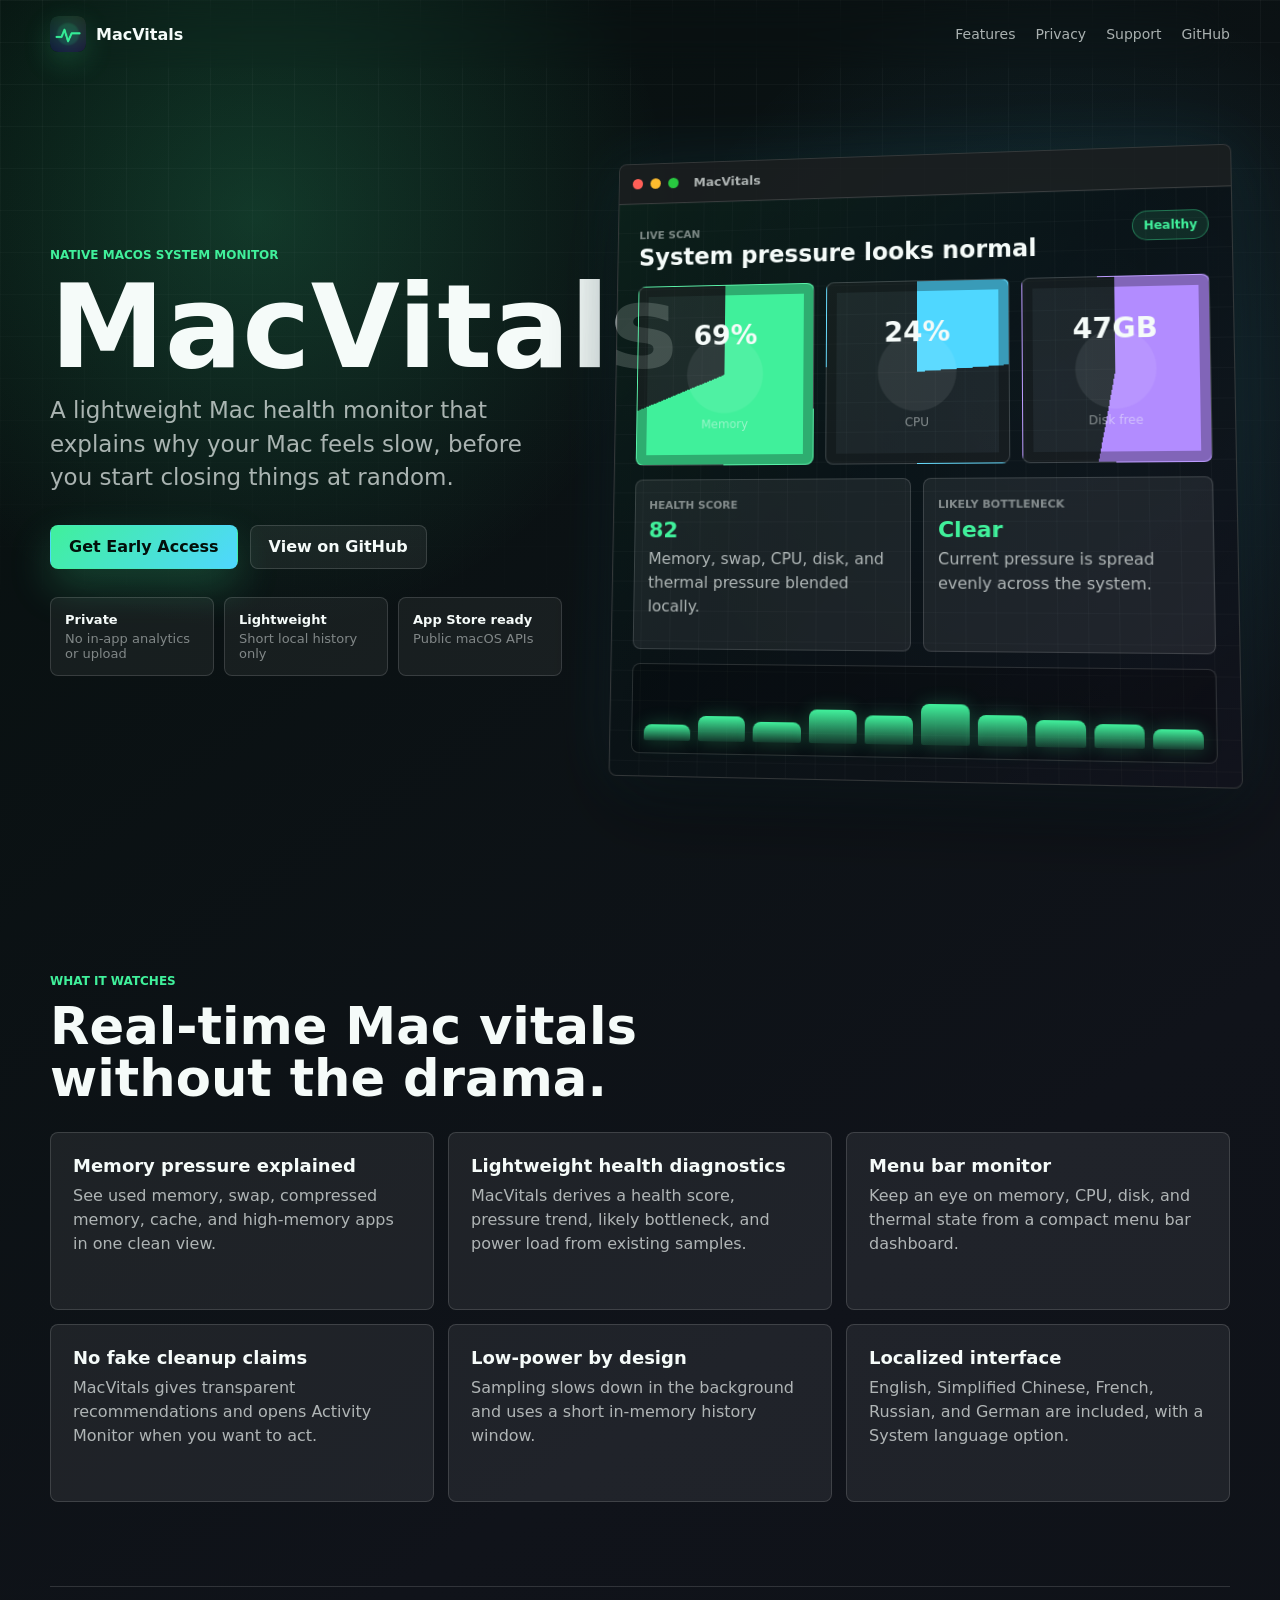
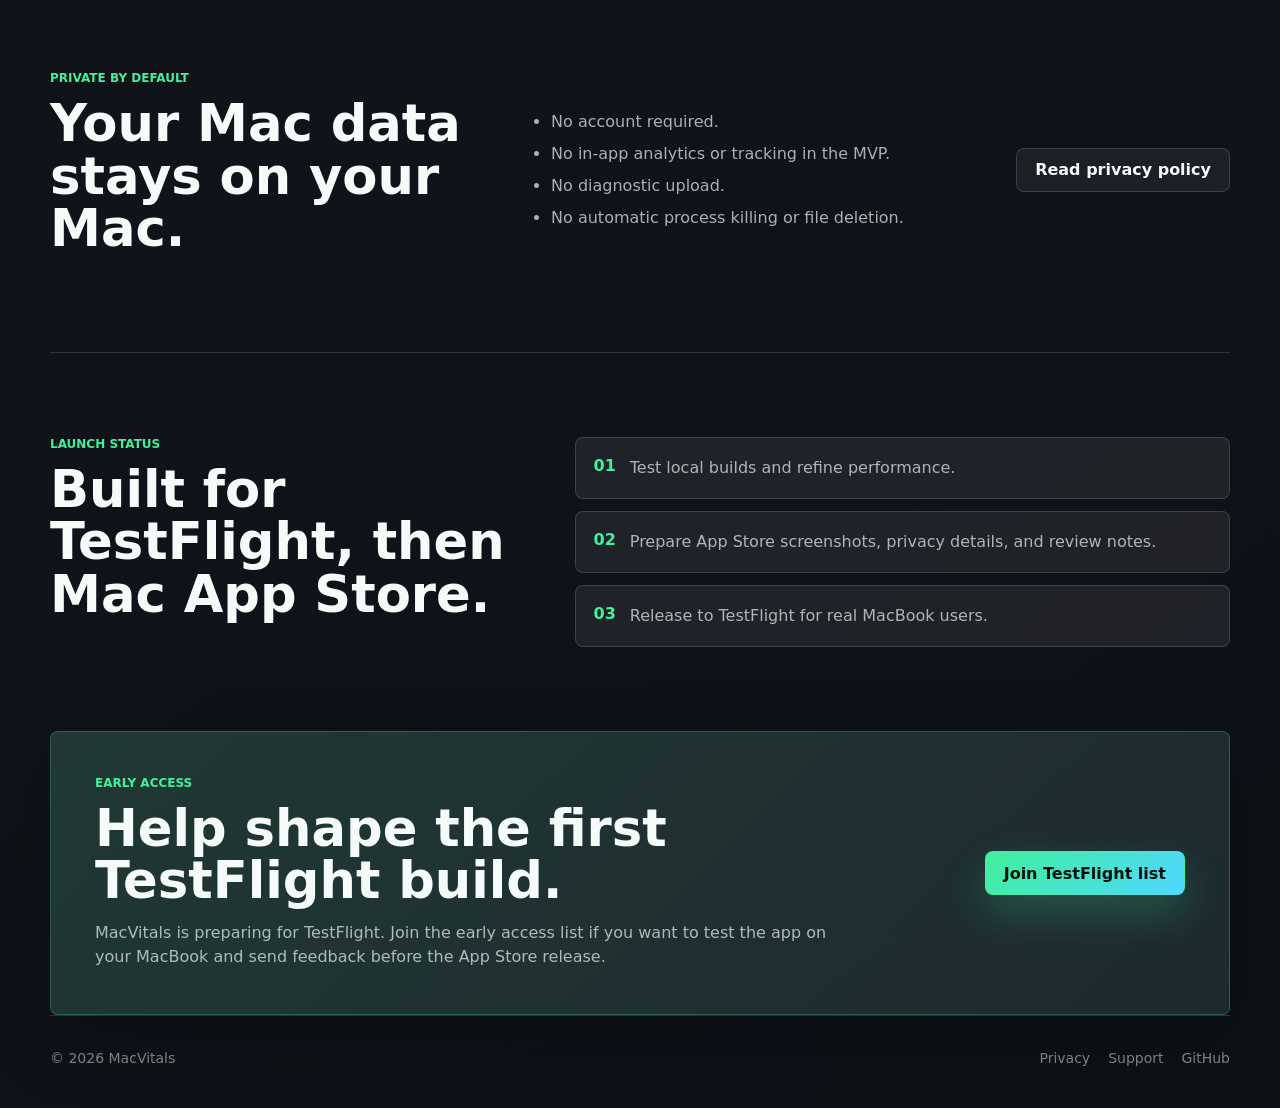
<file: index.html>
<!doctype html>
<html lang="en">
<head>
  <meta charset="utf-8">
  <meta name="viewport" content="width=device-width, initial-scale=1">
  <meta name="description" content="MacVitals is a lightweight Mac health monitor that explains memory pressure, CPU load, thermal state, disk space, and power impact.">
  <title>MacVitals - Lightweight Mac Health Monitor</title>
  <link rel="icon" href="assets/icon.png">
  <link rel="apple-touch-icon" href="assets/icon.png">
  <link rel="stylesheet" href="styles.css">
  <script defer src="analytics-config.js"></script>
  <script defer src="analytics.js"></script>
</head>
<body>
  <header class="site-header">
    <a class="brand" href="./" aria-label="MacVitals home">
      <img src="assets/icon.png" alt="" width="36" height="36">
      <span>MacVitals</span>
    </a>
    <nav aria-label="Primary navigation">
      <a href="#features">Features</a>
      <a href="#privacy">Privacy</a>
      <a href="support.html" data-analytics-event="Support">Support</a>
      <a href="https://github.com/JerryMa619/MacVitals" data-analytics-event="View on GitHub">GitHub</a>
    </nav>
  </header>

  <main>
    <section class="hero">
      <div class="hero-copy">
        <p class="eyebrow">Native macOS system monitor</p>
        <h1>MacVitals</h1>
        <p class="lead">A lightweight Mac health monitor that explains why your Mac feels slow, before you start closing things at random.</p>
        <div class="hero-actions">
          <a class="button primary" href="https://github.com/JerryMa619/MacVitals/issues/new?title=MacVitals%20Early%20Access%20Request&body=Hi%2C%20I%20would%20like%20to%20join%20the%20MacVitals%20early%20access%20%2F%20TestFlight%20list." data-analytics-event="Join TestFlight">Get Early Access</a>
          <a class="button secondary" href="https://github.com/JerryMa619/MacVitals" data-analytics-event="View on GitHub">View on GitHub</a>
        </div>
        <dl class="hero-facts">
          <div>
            <dt>Private</dt>
            <dd>No in-app analytics or upload</dd>
          </div>
          <div>
            <dt>Lightweight</dt>
            <dd>Short local history only</dd>
          </div>
          <div>
            <dt>App Store ready</dt>
            <dd>Public macOS APIs</dd>
          </div>
        </dl>
      </div>

      <div class="product-visual" aria-label="MacVitals dashboard preview">
        <div class="window-frame">
          <div class="window-bar">
            <span></span><span></span><span></span>
            <strong>MacVitals</strong>
          </div>
          <div class="dashboard-preview">
            <div class="preview-header">
              <div>
                <span class="muted">LIVE SCAN</span>
                <h2>System pressure looks normal</h2>
              </div>
              <span class="status-chip">Healthy</span>
            </div>
            <div class="rings">
              <div class="ring green" style="--value: 69">
                <strong>69%</strong>
                <span>Memory</span>
              </div>
              <div class="ring blue" style="--value: 24">
                <strong>24%</strong>
                <span>CPU</span>
              </div>
              <div class="ring violet" style="--value: 53">
                <strong>47GB</strong>
                <span>Disk free</span>
              </div>
            </div>
            <div class="scan-grid">
              <article>
                <span>Health score</span>
                <strong>82</strong>
                <p>Memory, swap, CPU, disk, and thermal pressure blended locally.</p>
              </article>
              <article>
                <span>Likely bottleneck</span>
                <strong>Clear</strong>
                <p>Current pressure is spread evenly across the system.</p>
              </article>
            </div>
            <div class="sparkline" aria-hidden="true">
              <span style="height: 24%"></span>
              <span style="height: 38%"></span>
              <span style="height: 31%"></span>
              <span style="height: 52%"></span>
              <span style="height: 44%"></span>
              <span style="height: 62%"></span>
              <span style="height: 47%"></span>
              <span style="height: 40%"></span>
              <span style="height: 35%"></span>
              <span style="height: 29%"></span>
            </div>
          </div>
        </div>
      </div>
    </section>

    <section id="features" class="section">
      <div class="section-heading">
        <p class="eyebrow">What it watches</p>
        <h2>Real-time Mac vitals without the drama.</h2>
      </div>
      <div class="feature-grid">
        <article>
          <h3>Memory pressure explained</h3>
          <p>See used memory, swap, compressed memory, cache, and high-memory apps in one clean view.</p>
        </article>
        <article>
          <h3>Lightweight health diagnostics</h3>
          <p>MacVitals derives a health score, pressure trend, likely bottleneck, and power load from existing samples.</p>
        </article>
        <article>
          <h3>Menu bar monitor</h3>
          <p>Keep an eye on memory, CPU, disk, and thermal state from a compact menu bar dashboard.</p>
        </article>
        <article>
          <h3>No fake cleanup claims</h3>
          <p>MacVitals gives transparent recommendations and opens Activity Monitor when you want to act.</p>
        </article>
        <article>
          <h3>Low-power by design</h3>
          <p>Sampling slows down in the background and uses a short in-memory history window.</p>
        </article>
        <article>
          <h3>Localized interface</h3>
          <p>English, Simplified Chinese, French, Russian, and German are included, with a System language option.</p>
        </article>
      </div>
    </section>

    <section id="privacy" class="privacy-band">
      <div>
        <p class="eyebrow">Private by default</p>
        <h2>Your Mac data stays on your Mac.</h2>
      </div>
      <ul>
        <li>No account required.</li>
        <li>No in-app analytics or tracking in the MVP.</li>
        <li>No diagnostic upload.</li>
        <li>No automatic process killing or file deletion.</li>
      </ul>
      <a class="button secondary" href="privacy.html" data-analytics-event="Privacy Policy">Read privacy policy</a>
    </section>

    <section class="section split">
      <div>
        <p class="eyebrow">Launch status</p>
        <h2>Built for TestFlight, then Mac App Store.</h2>
      </div>
      <div class="timeline">
        <div>
          <span>01</span>
          <p>Test local builds and refine performance.</p>
        </div>
        <div>
          <span>02</span>
          <p>Prepare App Store screenshots, privacy details, and review notes.</p>
        </div>
        <div>
          <span>03</span>
          <p>Release to TestFlight for real MacBook users.</p>
        </div>
      </div>
    </section>

    <section class="early-access">
      <div>
        <p class="eyebrow">Early access</p>
        <h2>Help shape the first TestFlight build.</h2>
        <p>MacVitals is preparing for TestFlight. Join the early access list if you want to test the app on your MacBook and send feedback before the App Store release.</p>
      </div>
      <a class="button primary" href="https://github.com/JerryMa619/MacVitals/issues/new?title=MacVitals%20Early%20Access%20Request&body=Hi%2C%20I%20would%20like%20to%20join%20the%20MacVitals%20early%20access%20%2F%20TestFlight%20list." data-analytics-event="Join TestFlight">Join TestFlight list</a>
    </section>
  </main>

  <footer class="site-footer">
    <span>© 2026 MacVitals</span>
    <div>
      <a href="privacy.html" data-analytics-event="Privacy Policy">Privacy</a>
      <a href="support.html" data-analytics-event="Support">Support</a>
      <a href="https://github.com/JerryMa619/MacVitals" data-analytics-event="View on GitHub">GitHub</a>
    </div>
  </footer>
</body>
</html>
</file>
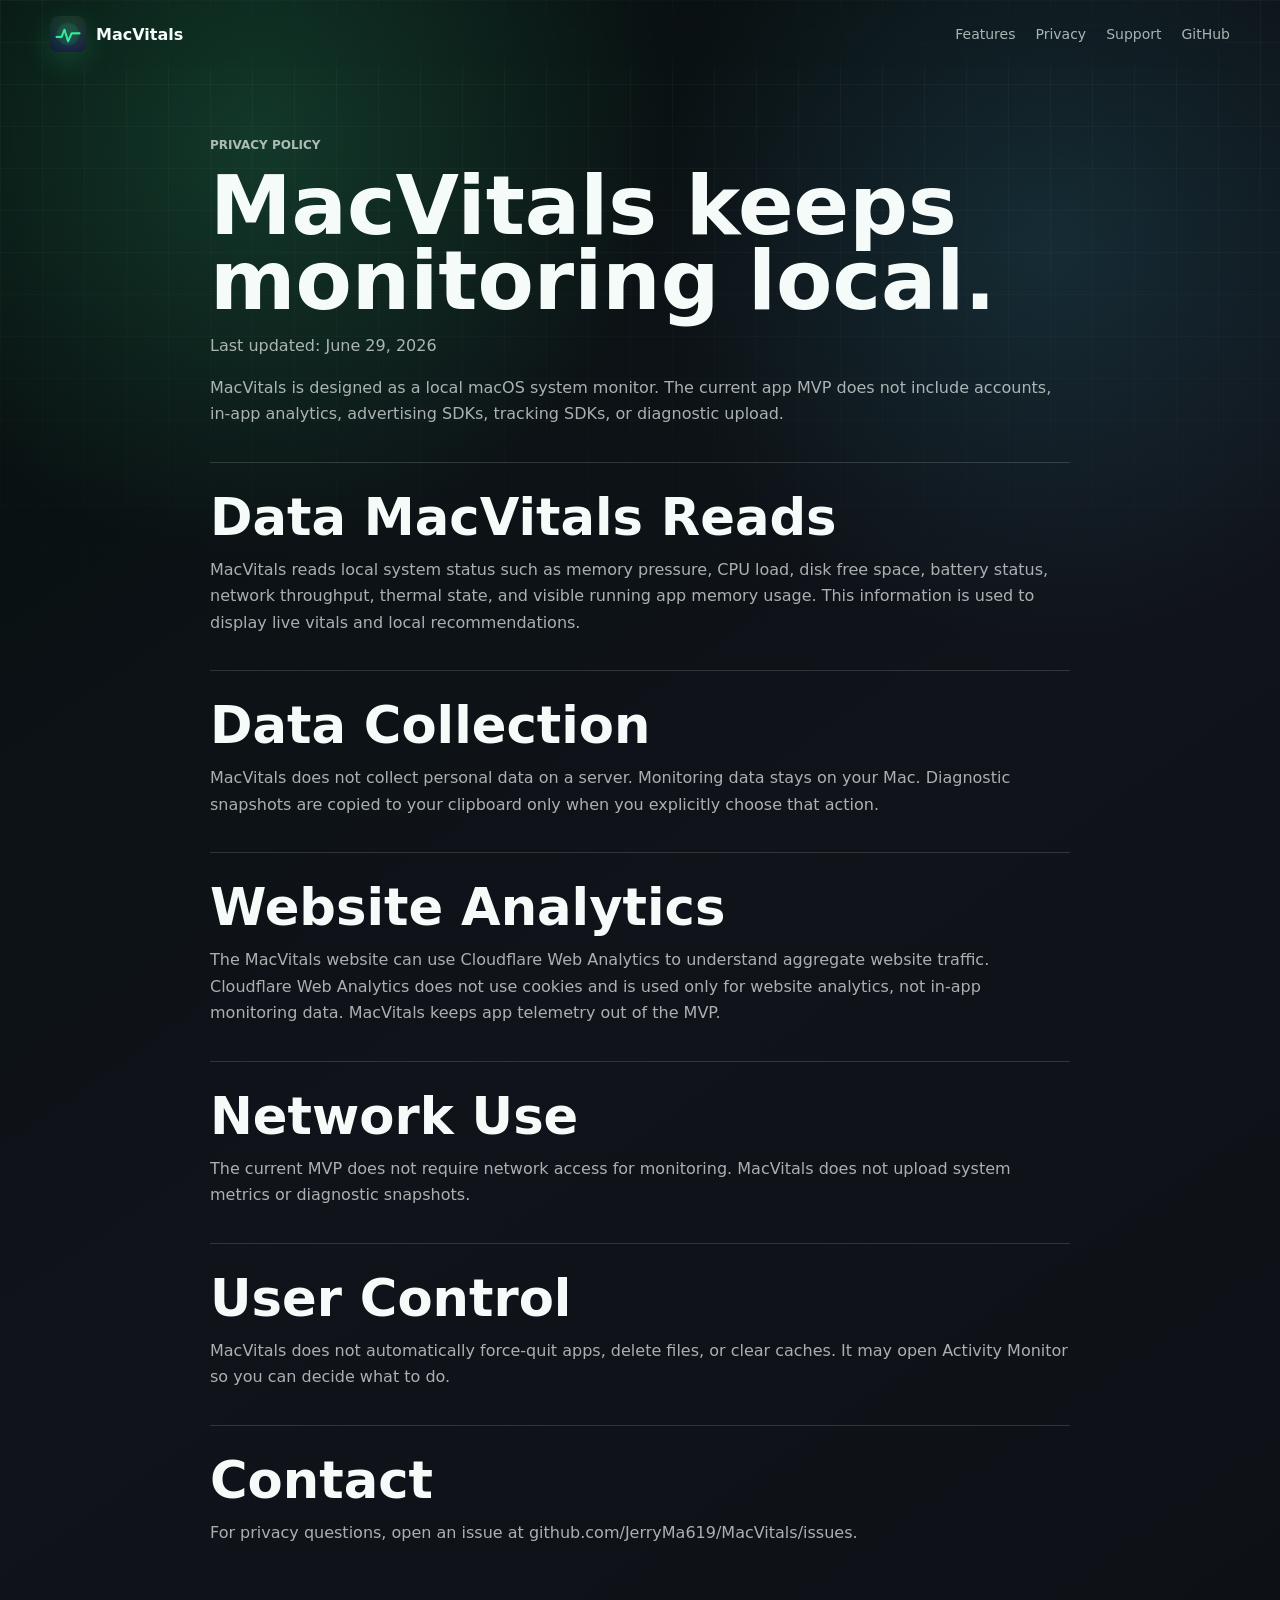
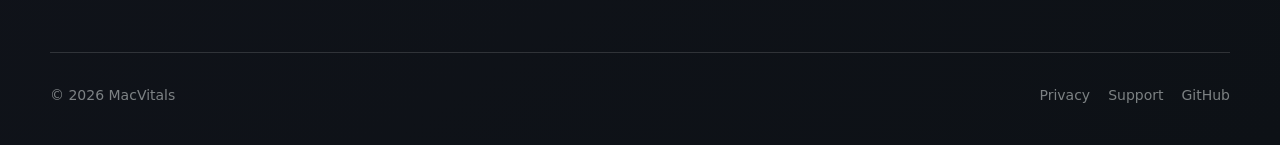
<file: privacy.html>
<!doctype html>
<html lang="en">
<head>
  <meta charset="utf-8">
  <meta name="viewport" content="width=device-width, initial-scale=1">
  <meta name="description" content="MacVitals privacy policy.">
  <title>Privacy Policy - MacVitals</title>
  <link rel="icon" href="assets/icon.png">
  <link rel="stylesheet" href="styles.css">
  <script defer src="analytics-config.js"></script>
  <script defer src="analytics.js"></script>
</head>
<body>
  <header class="site-header">
    <a class="brand" href="./" aria-label="MacVitals home">
      <img src="assets/icon.png" alt="" width="36" height="36">
      <span>MacVitals</span>
    </a>
    <nav aria-label="Primary navigation">
      <a href="./#features">Features</a>
      <a href="privacy.html">Privacy</a>
      <a href="support.html" data-analytics-event="Support">Support</a>
      <a href="https://github.com/JerryMa619/MacVitals" data-analytics-event="View on GitHub">GitHub</a>
    </nav>
  </header>

  <main class="page">
    <p class="eyebrow">Privacy Policy</p>
    <h1>MacVitals keeps monitoring local.</h1>
    <p>Last updated: June 29, 2026</p>
    <p>MacVitals is designed as a local macOS system monitor. The current app MVP does not include accounts, in-app analytics, advertising SDKs, tracking SDKs, or diagnostic upload.</p>

    <section>
      <h2>Data MacVitals Reads</h2>
      <p>MacVitals reads local system status such as memory pressure, CPU load, disk free space, battery status, network throughput, thermal state, and visible running app memory usage. This information is used to display live vitals and local recommendations.</p>
    </section>

    <section>
      <h2>Data Collection</h2>
      <p>MacVitals does not collect personal data on a server. Monitoring data stays on your Mac. Diagnostic snapshots are copied to your clipboard only when you explicitly choose that action.</p>
    </section>

    <section>
      <h2>Website Analytics</h2>
      <p>The MacVitals website can use Cloudflare Web Analytics to understand aggregate website traffic. Cloudflare Web Analytics does not use cookies and is used only for website analytics, not in-app monitoring data. MacVitals keeps app telemetry out of the MVP.</p>
    </section>

    <section>
      <h2>Network Use</h2>
      <p>The current MVP does not require network access for monitoring. MacVitals does not upload system metrics or diagnostic snapshots.</p>
    </section>

    <section>
      <h2>User Control</h2>
      <p>MacVitals does not automatically force-quit apps, delete files, or clear caches. It may open Activity Monitor so you can decide what to do.</p>
    </section>

    <section>
      <h2>Contact</h2>
      <p>For privacy questions, open an issue at <a href="https://github.com/JerryMa619/MacVitals/issues" data-analytics-event="Support">github.com/JerryMa619/MacVitals/issues</a>.</p>
    </section>
  </main>

  <footer class="site-footer">
    <span>© 2026 MacVitals</span>
    <div>
      <a href="privacy.html" data-analytics-event="Privacy Policy">Privacy</a>
      <a href="support.html" data-analytics-event="Support">Support</a>
      <a href="https://github.com/JerryMa619/MacVitals" data-analytics-event="View on GitHub">GitHub</a>
    </div>
  </footer>
</body>
</html>
</file>
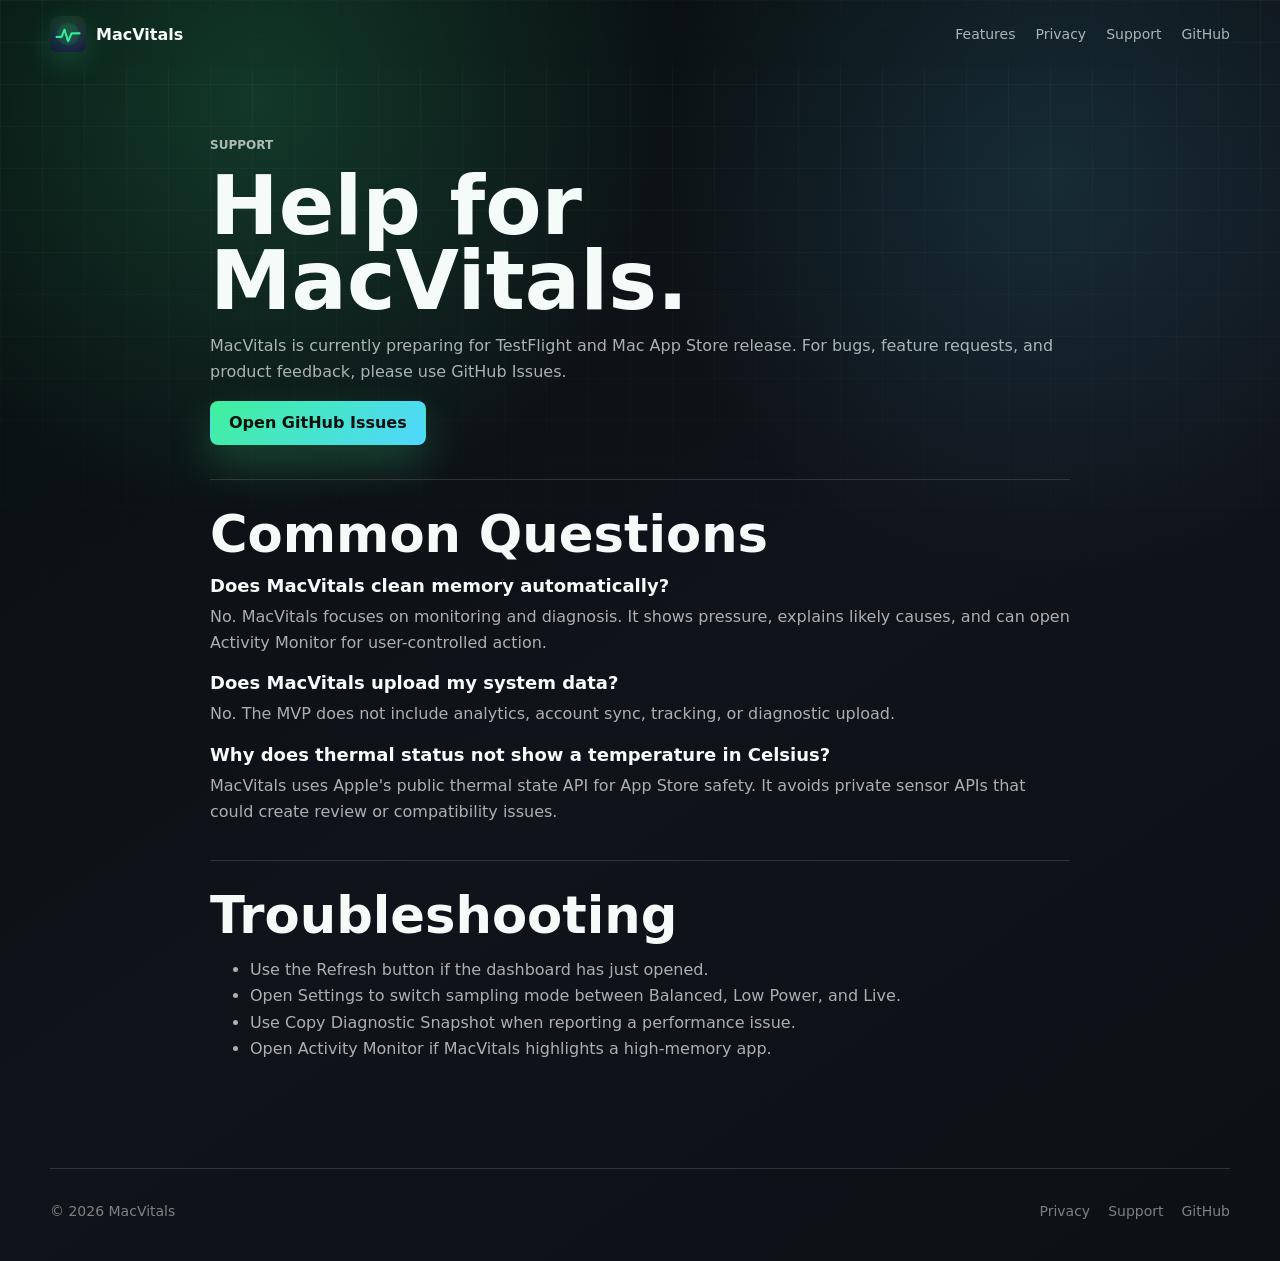
<file: support.html>
<!doctype html>
<html lang="en">
<head>
  <meta charset="utf-8">
  <meta name="viewport" content="width=device-width, initial-scale=1">
  <meta name="description" content="MacVitals support page.">
  <title>Support - MacVitals</title>
  <link rel="icon" href="assets/icon.png">
  <link rel="stylesheet" href="styles.css">
  <script defer src="analytics-config.js"></script>
  <script defer src="analytics.js"></script>
</head>
<body>
  <header class="site-header">
    <a class="brand" href="./" aria-label="MacVitals home">
      <img src="assets/icon.png" alt="" width="36" height="36">
      <span>MacVitals</span>
    </a>
    <nav aria-label="Primary navigation">
      <a href="./#features">Features</a>
      <a href="privacy.html">Privacy</a>
      <a href="support.html" data-analytics-event="Support">Support</a>
      <a href="https://github.com/JerryMa619/MacVitals" data-analytics-event="View on GitHub">GitHub</a>
    </nav>
  </header>

  <main class="page">
    <p class="eyebrow">Support</p>
    <h1>Help for MacVitals.</h1>
    <p>MacVitals is currently preparing for TestFlight and Mac App Store release. For bugs, feature requests, and product feedback, please use GitHub Issues.</p>
    <p><a class="button primary" href="https://github.com/JerryMa619/MacVitals/issues" data-analytics-event="Support">Open GitHub Issues</a></p>

    <section>
      <h2>Common Questions</h2>
      <h3>Does MacVitals clean memory automatically?</h3>
      <p>No. MacVitals focuses on monitoring and diagnosis. It shows pressure, explains likely causes, and can open Activity Monitor for user-controlled action.</p>

      <h3>Does MacVitals upload my system data?</h3>
      <p>No. The MVP does not include analytics, account sync, tracking, or diagnostic upload.</p>

      <h3>Why does thermal status not show a temperature in Celsius?</h3>
      <p>MacVitals uses Apple's public thermal state API for App Store safety. It avoids private sensor APIs that could create review or compatibility issues.</p>
    </section>

    <section>
      <h2>Troubleshooting</h2>
      <ul>
        <li>Use the Refresh button if the dashboard has just opened.</li>
        <li>Open Settings to switch sampling mode between Balanced, Low Power, and Live.</li>
        <li>Use Copy Diagnostic Snapshot when reporting a performance issue.</li>
        <li>Open Activity Monitor if MacVitals highlights a high-memory app.</li>
      </ul>
    </section>
  </main>

  <footer class="site-footer">
    <span>© 2026 MacVitals</span>
    <div>
      <a href="privacy.html" data-analytics-event="Privacy Policy">Privacy</a>
      <a href="support.html" data-analytics-event="Support">Support</a>
      <a href="https://github.com/JerryMa619/MacVitals" data-analytics-event="View on GitHub">GitHub</a>
    </div>
  </footer>
</body>
</html>
</file>
<file: styles.css>
:root {
  color-scheme: dark;
  --bg: #07100f;
  --bg-2: #10131a;
  --panel: rgba(255, 255, 255, 0.07);
  --panel-strong: rgba(255, 255, 255, 0.11);
  --line: rgba(255, 255, 255, 0.14);
  --text: #f5fbf9;
  --muted: rgba(245, 251, 249, 0.68);
  --soft: rgba(245, 251, 249, 0.48);
  --green: #40f09b;
  --cyan: #4fd7ff;
  --violet: #b28cff;
  --amber: #ffd166;
  --shadow: rgba(0, 0, 0, 0.42);
  font-family: Inter, ui-sans-serif, system-ui, -apple-system, BlinkMacSystemFont, "SF Pro Display", "Segoe UI", sans-serif;
}

* {
  box-sizing: border-box;
}

html {
  scroll-behavior: smooth;
}

body {
  margin: 0;
  min-width: 320px;
  color: var(--text);
  background:
    radial-gradient(circle at 20% 8%, rgba(64, 240, 155, 0.18), transparent 26rem),
    radial-gradient(circle at 82% 14%, rgba(79, 215, 255, 0.13), transparent 25rem),
    linear-gradient(145deg, #06100e 0%, #10131a 52%, #0d1116 100%);
}

body::before {
  position: fixed;
  inset: 0;
  z-index: -1;
  content: "";
  background-image:
    linear-gradient(rgba(255, 255, 255, 0.035) 1px, transparent 1px),
    linear-gradient(90deg, rgba(255, 255, 255, 0.035) 1px, transparent 1px);
  background-size: 42px 42px;
  mask-image: linear-gradient(to bottom, black, transparent 78%);
}

a {
  color: inherit;
  text-decoration: none;
}

.site-header {
  position: sticky;
  top: 0;
  z-index: 10;
  display: flex;
  align-items: center;
  justify-content: space-between;
  gap: 24px;
  width: min(1180px, calc(100% - 36px));
  margin: 0 auto;
  padding: 16px 0;
  backdrop-filter: blur(18px);
}

.brand {
  display: inline-flex;
  align-items: center;
  gap: 10px;
  font-weight: 750;
}

.brand img {
  border-radius: 8px;
  box-shadow: 0 10px 28px rgba(64, 240, 155, 0.18);
}

nav {
  display: flex;
  align-items: center;
  gap: 20px;
  color: var(--muted);
  font-size: 14px;
}

nav a:hover,
.site-footer a:hover {
  color: var(--text);
}

.hero {
  display: grid;
  grid-template-columns: minmax(0, 0.9fr) minmax(420px, 1.1fr);
  gap: 42px;
  align-items: center;
  width: min(1180px, calc(100% - 36px));
  min-height: calc(100svh - 78px);
  margin: 0 auto;
  padding: 36px 0 70px;
}

.hero-copy {
  max-width: 620px;
}

.eyebrow {
  margin: 0 0 12px;
  color: var(--green);
  font-size: 12px;
  font-weight: 800;
  letter-spacing: 0;
  text-transform: uppercase;
}

h1,
h2,
h3,
p {
  margin-top: 0;
}

h1 {
  margin-bottom: 14px;
  font-size: clamp(58px, 9vw, 118px);
  line-height: 0.92;
  letter-spacing: 0;
}

h2 {
  margin-bottom: 14px;
  font-size: clamp(31px, 4vw, 54px);
  line-height: 1.02;
  letter-spacing: 0;
}

h3 {
  margin-bottom: 8px;
  font-size: 18px;
  letter-spacing: 0;
}

.lead {
  max-width: 560px;
  color: var(--muted);
  font-size: clamp(18px, 2vw, 23px);
  line-height: 1.45;
}

.hero-actions {
  display: flex;
  flex-wrap: wrap;
  gap: 12px;
  margin: 30px 0 28px;
}

.button {
  display: inline-flex;
  align-items: center;
  justify-content: center;
  min-height: 44px;
  padding: 0 18px;
  border: 1px solid var(--line);
  border-radius: 8px;
  font-weight: 760;
}

.button.primary {
  color: #03100b;
  background: linear-gradient(135deg, var(--green), var(--cyan));
  border-color: transparent;
  box-shadow: 0 18px 42px rgba(64, 240, 155, 0.22);
}

.button.secondary {
  background: rgba(255, 255, 255, 0.06);
}

.hero-facts {
  display: grid;
  grid-template-columns: repeat(3, 1fr);
  gap: 10px;
  margin: 0;
}

.hero-facts div {
  padding: 14px;
  border: 1px solid var(--line);
  border-radius: 8px;
  background: rgba(255, 255, 255, 0.055);
}

.hero-facts dt {
  margin-bottom: 4px;
  font-size: 13px;
  font-weight: 760;
}

.hero-facts dd {
  margin: 0;
  color: var(--soft);
  font-size: 13px;
}

.product-visual {
  perspective: 1200px;
}

.window-frame {
  overflow: hidden;
  border: 1px solid rgba(255, 255, 255, 0.18);
  border-radius: 8px;
  background: rgba(5, 9, 12, 0.82);
  box-shadow: 0 30px 80px var(--shadow), 0 0 70px rgba(79, 215, 255, 0.1);
  transform: rotateX(4deg) rotateY(-6deg);
}

.window-bar {
  display: flex;
  align-items: center;
  gap: 8px;
  height: 42px;
  padding: 0 14px;
  border-bottom: 1px solid var(--line);
  background: rgba(255, 255, 255, 0.07);
}

.window-bar span {
  width: 11px;
  height: 11px;
  border-radius: 50%;
  background: #ff5f57;
}

.window-bar span:nth-child(2) {
  background: #febc2e;
}

.window-bar span:nth-child(3) {
  background: #28c840;
}

.window-bar strong {
  margin-left: 8px;
  color: var(--muted);
  font-size: 13px;
}

.dashboard-preview {
  padding: 22px;
  background:
    linear-gradient(rgba(255, 255, 255, 0.025) 1px, transparent 1px),
    linear-gradient(90deg, rgba(255, 255, 255, 0.025) 1px, transparent 1px),
    linear-gradient(135deg, rgba(64, 240, 155, 0.09), rgba(79, 215, 255, 0.035) 44%, rgba(178, 140, 255, 0.06));
  background-size: 30px 30px, 30px 30px, auto;
}

.preview-header,
.rings,
.scan-grid {
  display: grid;
  gap: 12px;
}

.preview-header {
  grid-template-columns: 1fr auto;
  align-items: start;
  margin-bottom: 18px;
}

.preview-header h2 {
  margin: 4px 0 0;
  font-size: 24px;
}

.muted,
.scan-grid span {
  color: var(--soft);
  font-size: 11px;
  font-weight: 800;
  text-transform: uppercase;
}

.status-chip {
  padding: 7px 10px;
  border: 1px solid rgba(64, 240, 155, 0.38);
  border-radius: 999px;
  color: var(--green);
  background: rgba(64, 240, 155, 0.11);
  font-size: 12px;
  font-weight: 760;
}

.rings {
  grid-template-columns: repeat(3, 1fr);
  margin-bottom: 14px;
}

.ring {
  display: grid;
  place-items: center;
  aspect-ratio: 1;
  border: 1px solid var(--line);
  border-radius: 8px;
  background:
    radial-gradient(circle at center, rgba(255, 255, 255, 0.08) 0 30%, transparent 31%),
    conic-gradient(var(--tone) calc(var(--value) * 1%), rgba(255, 255, 255, 0.08) 0);
  box-shadow: inset 0 0 0 10px rgba(0, 0, 0, 0.28);
}

.ring.green {
  --tone: var(--green);
}

.ring.blue {
  --tone: var(--cyan);
}

.ring.violet {
  --tone: var(--violet);
}

.ring strong {
  font-size: clamp(17px, 2.4vw, 28px);
}

.ring span {
  color: var(--soft);
  font-size: 12px;
}

.scan-grid {
  grid-template-columns: repeat(2, 1fr);
}

.scan-grid article,
.feature-grid article,
.timeline div {
  border: 1px solid var(--line);
  border-radius: 8px;
  background: var(--panel);
}

.scan-grid article {
  padding: 14px;
}

.scan-grid strong {
  display: block;
  margin: 5px 0;
  color: var(--green);
  font-size: 22px;
}

.scan-grid p,
.feature-grid p,
.timeline p,
.privacy-band li {
  color: var(--muted);
  line-height: 1.5;
}

.sparkline {
  display: flex;
  align-items: end;
  gap: 8px;
  height: 90px;
  margin-top: 14px;
  padding: 12px;
  border: 1px solid var(--line);
  border-radius: 8px;
  background: rgba(0, 0, 0, 0.22);
}

.sparkline span {
  flex: 1;
  min-width: 8px;
  border-radius: 8px 8px 2px 2px;
  background: linear-gradient(to top, rgba(64, 240, 155, 0.2), var(--green));
  box-shadow: 0 0 18px rgba(64, 240, 155, 0.24);
}

.section,
.privacy-band,
.early-access {
  width: min(1180px, calc(100% - 36px));
  margin: 0 auto;
  padding: 84px 0;
}

.section-heading {
  max-width: 760px;
  margin-bottom: 28px;
}

.feature-grid {
  display: grid;
  grid-template-columns: repeat(3, 1fr);
  gap: 14px;
}

.feature-grid article {
  min-height: 178px;
  padding: 22px;
}

.privacy-band {
  display: grid;
  grid-template-columns: 1fr 1fr auto;
  gap: 28px;
  align-items: center;
  border-top: 1px solid var(--line);
  border-bottom: 1px solid var(--line);
}

.privacy-band ul {
  display: grid;
  gap: 8px;
  margin: 0;
  padding-left: 18px;
}

.early-access {
  display: grid;
  grid-template-columns: 1fr auto;
  gap: 28px;
  align-items: center;
  padding: 44px;
  border: 1px solid rgba(64, 240, 155, 0.24);
  border-radius: 8px;
  background:
    linear-gradient(135deg, rgba(64, 240, 155, 0.12), rgba(79, 215, 255, 0.06)),
    rgba(255, 255, 255, 0.055);
  box-shadow: 0 24px 70px rgba(0, 0, 0, 0.24);
}

.early-access p:last-child {
  max-width: 760px;
  margin-bottom: 0;
  color: var(--muted);
  line-height: 1.55;
}

.split {
  display: grid;
  grid-template-columns: 0.85fr 1.15fr;
  gap: 40px;
  align-items: start;
}

.timeline {
  display: grid;
  gap: 12px;
}

.timeline div {
  display: grid;
  grid-template-columns: auto 1fr;
  gap: 14px;
  align-items: start;
  padding: 18px;
}

.timeline span {
  color: var(--green);
  font-weight: 850;
}

.timeline p {
  margin-bottom: 0;
}

.site-footer {
  display: flex;
  align-items: center;
  justify-content: space-between;
  gap: 20px;
  width: min(1180px, calc(100% - 36px));
  margin: 0 auto;
  padding: 34px 0 42px;
  border-top: 1px solid var(--line);
  color: var(--soft);
  font-size: 14px;
}

.site-footer div {
  display: flex;
  gap: 18px;
}

.page {
  width: min(860px, calc(100% - 36px));
  min-height: calc(100svh - 170px);
  margin: 0 auto;
  padding: 68px 0 90px;
}

.page h1 {
  font-size: clamp(44px, 8vw, 82px);
}

.page p,
.page li {
  color: var(--muted);
  line-height: 1.65;
}

.page section {
  margin-top: 34px;
  padding-top: 28px;
  border-top: 1px solid var(--line);
}

@media (max-width: 920px) {
  .site-header {
    align-items: flex-start;
  }

  nav {
    flex-wrap: wrap;
    justify-content: flex-end;
  }

  .hero,
  .split,
  .privacy-band,
  .early-access {
    grid-template-columns: 1fr;
  }

  .hero {
    min-height: auto;
  }

  .window-frame {
    transform: none;
  }

  .feature-grid {
    grid-template-columns: repeat(2, 1fr);
  }

  .privacy-band {
    align-items: start;
  }
}

@media (max-width: 620px) {
  .site-header,
  .site-footer {
    flex-direction: column;
    align-items: flex-start;
  }

  nav {
    justify-content: flex-start;
    gap: 14px;
  }

  .hero-facts,
  .rings,
  .scan-grid,
  .feature-grid {
    grid-template-columns: 1fr;
  }

  .hero {
    width: min(100% - 24px, 1180px);
    padding-top: 24px;
  }

  .section,
  .privacy-band,
  .early-access,
  .site-footer,
  .site-header,
  .page {
    width: min(100% - 24px, 1180px);
  }
}
</file>
